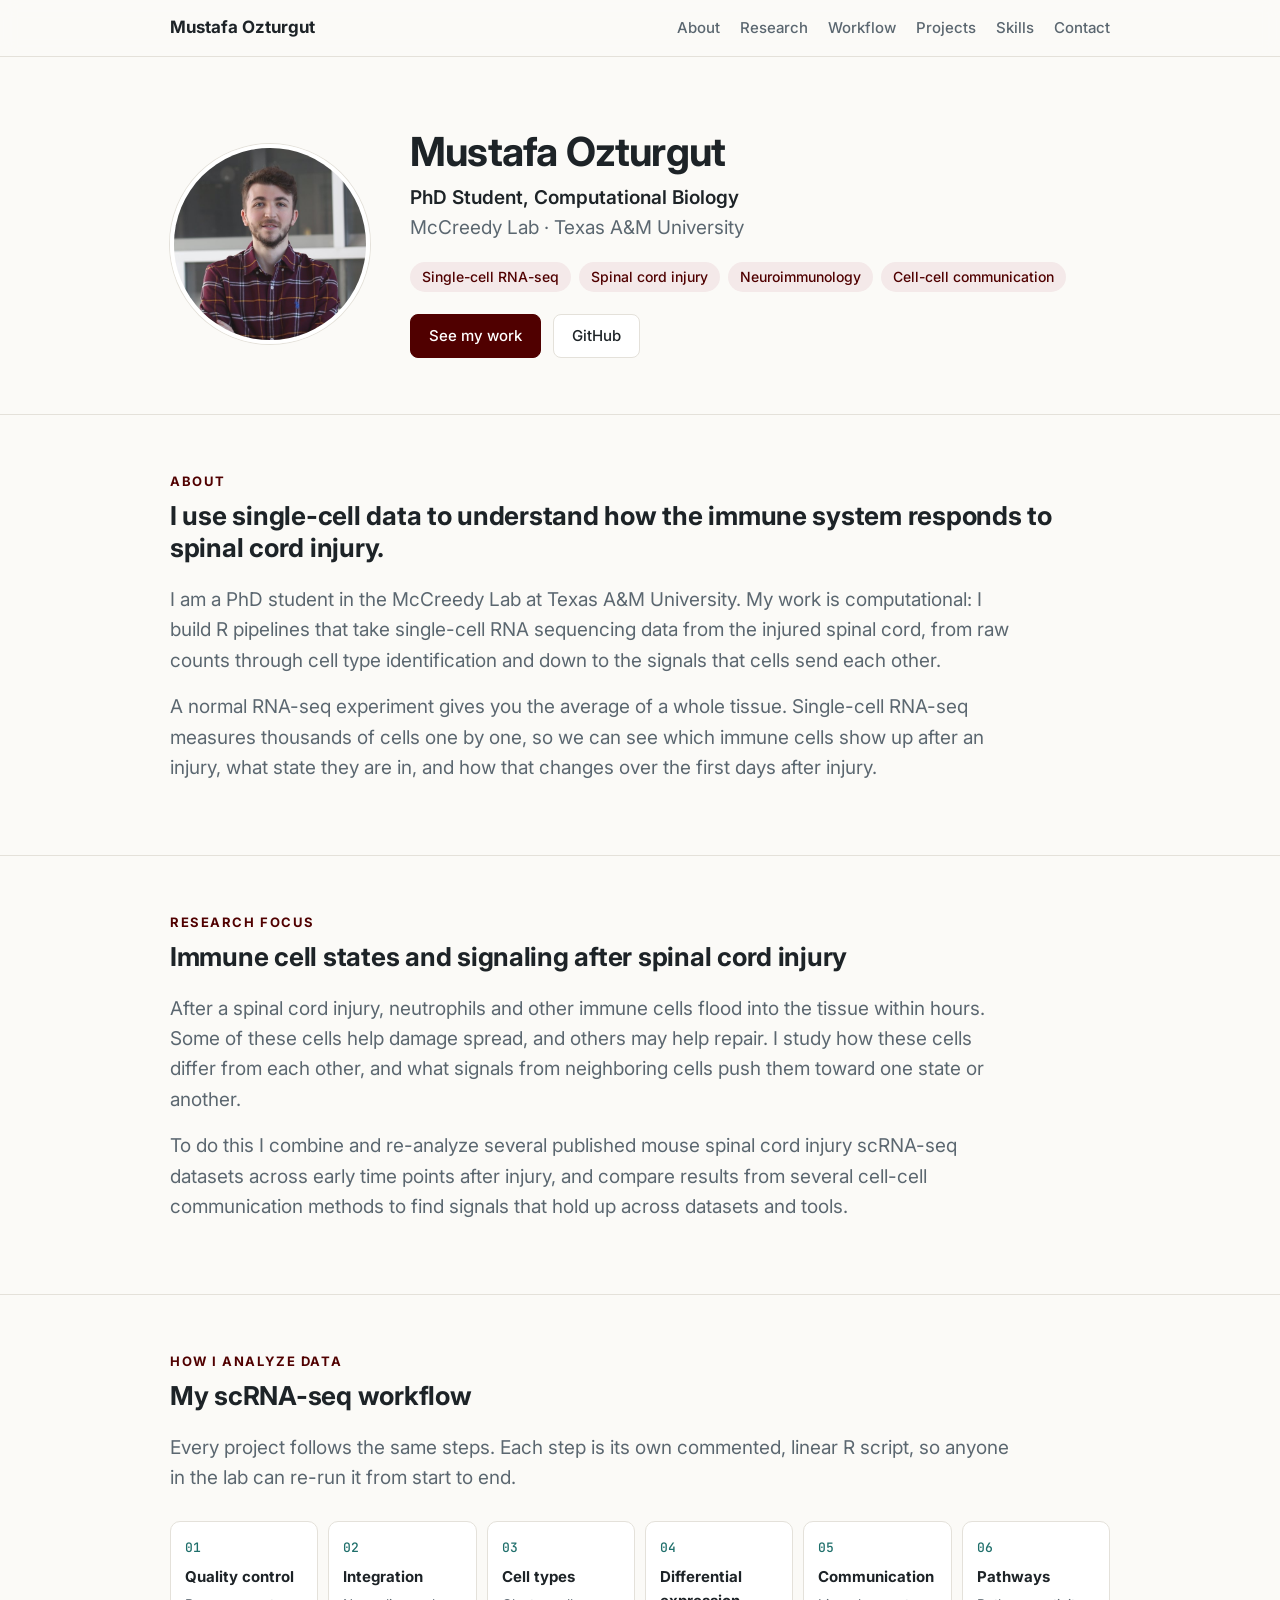
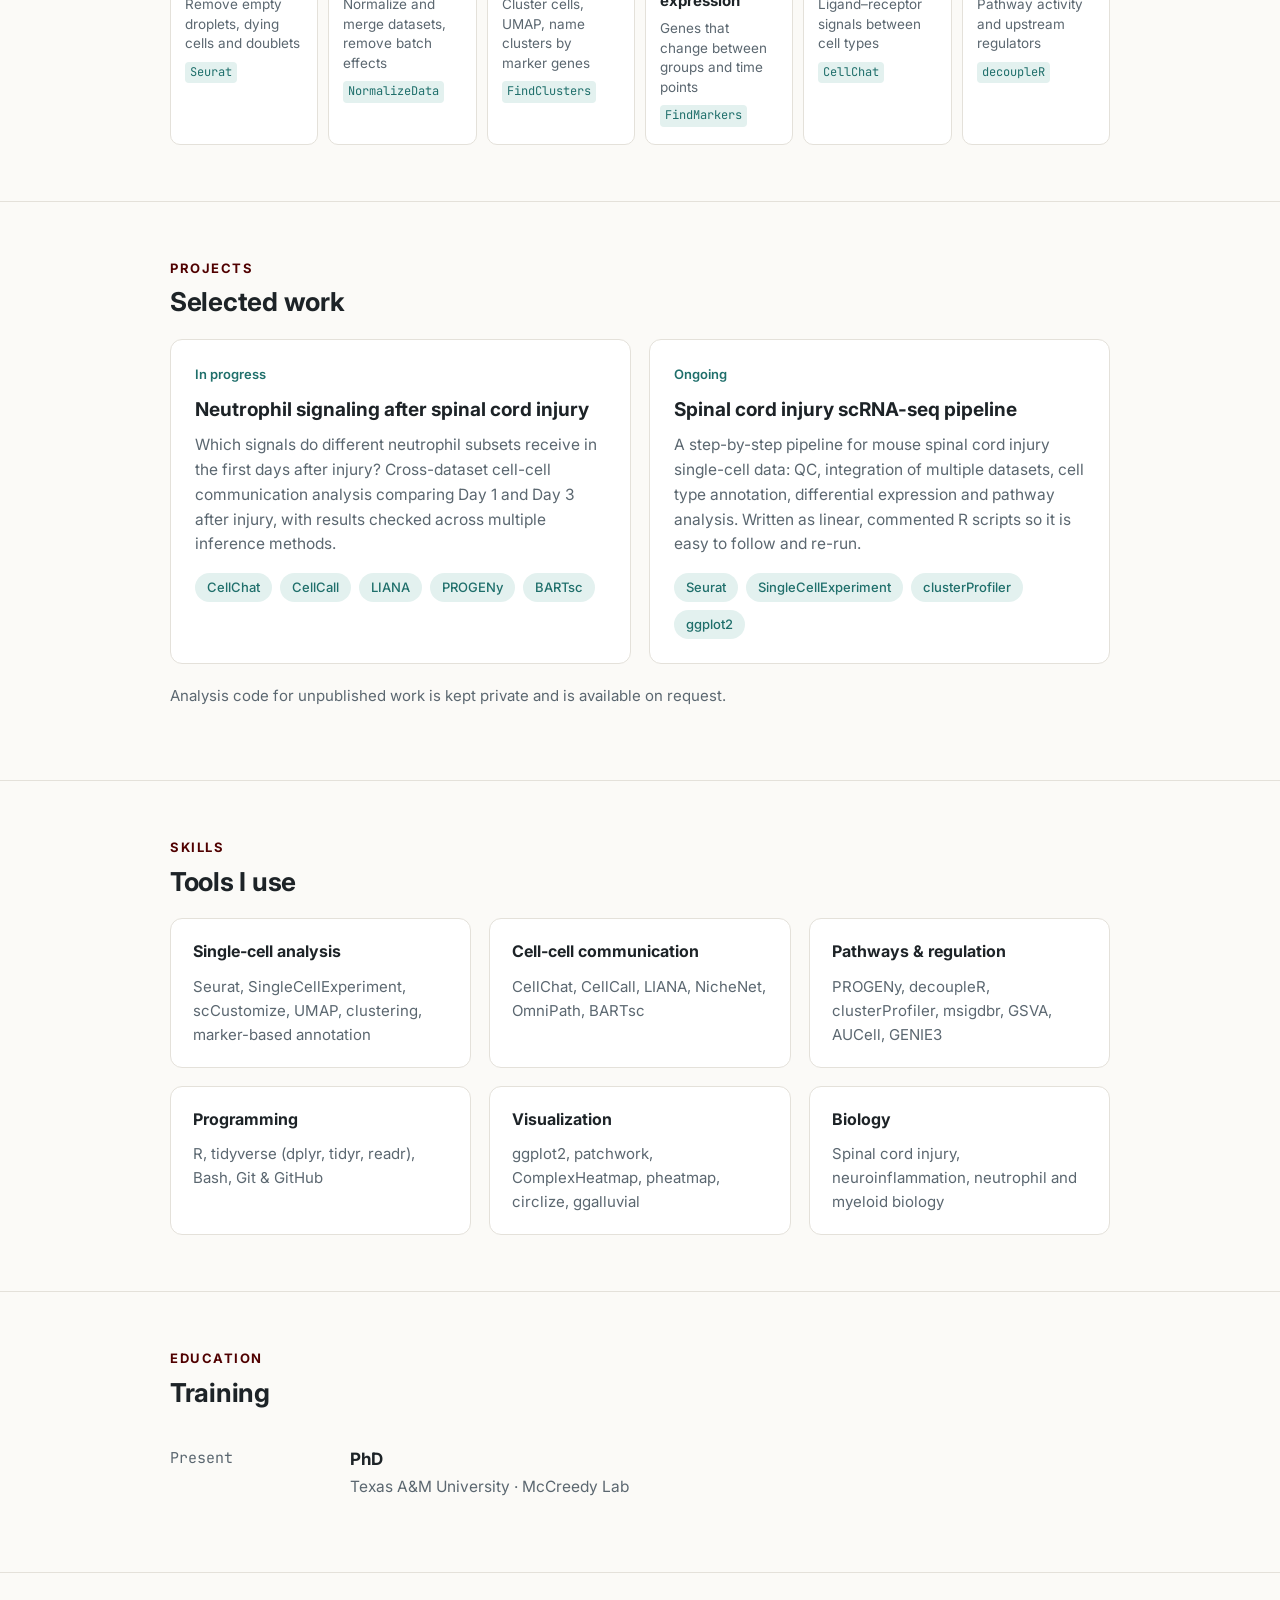
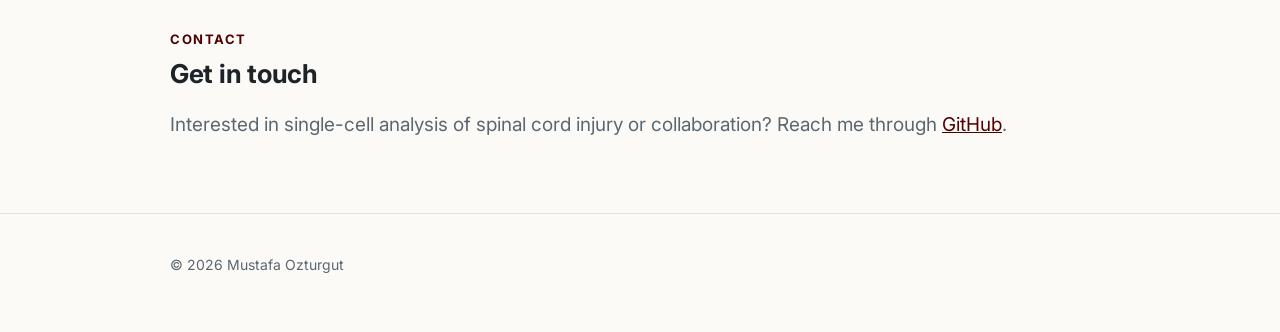
<file: index.html>
<!DOCTYPE html>
<html lang="en">
<head>
  <meta charset="utf-8">
  <meta name="viewport" content="width=device-width, initial-scale=1">
  <title>Mustafa Ozturgut</title>
  <meta name="description" content="Mustafa Ozturgut - PhD student in computational biology. Single-cell RNA-seq analysis of the immune response after spinal cord injury, McCreedy Lab, Texas A&M University.">
  <link rel="icon" href="assets/profile.jpg">
  <link rel="preconnect" href="https://fonts.googleapis.com">
  <link rel="preconnect" href="https://fonts.gstatic.com" crossorigin>
  <link href="https://fonts.googleapis.com/css2?family=Inter:wght@400;500;600;700&family=JetBrains+Mono:wght@400;500&display=swap" rel="stylesheet">
  <style>
    :root {
      --bg: #fbfaf7;
      --surface: #ffffff;
      --text: #1d2327;
      --muted: #5b6770;
      --line: #e4e1da;
      --accent: #500000;      /* Texas A&M maroon */
      --accent-soft: #f4e9e9;
      --teal: #1f6f6b;
      --teal-soft: #e3f1ef;
      --maxw: 980px;
    }
    @media (prefers-color-scheme: dark) {
      :root {
        --bg: #14171a;
        --surface: #1b1f23;
        --text: #e8eaec;
        --muted: #a1abb3;
        --line: #2c3238;
        --accent: #d98c8c;
        --accent-soft: #2e1f21;
        --teal: #6cc3bb;
        --teal-soft: #1a2c2b;
      }
    }
    * { box-sizing: border-box; }
    html { scroll-behavior: smooth; }
    body {
      margin: 0;
      background: var(--bg);
      color: var(--text);
      font-family: "Inter", system-ui, -apple-system, "Segoe UI", sans-serif;
      font-size: 17px;
      line-height: 1.6;
    }
    a { color: var(--accent); }
    .wrap { max-width: var(--maxw); margin: 0 auto; padding: 0 20px; }

    /* ---- top nav ---- */
    nav {
      position: sticky; top: 0; z-index: 10;
      background: color-mix(in srgb, var(--bg) 88%, transparent);
      backdrop-filter: blur(8px);
      border-bottom: 1px solid var(--line);
    }
    nav .wrap { display: flex; align-items: center; justify-content: space-between; height: 56px; gap: 16px; }
    nav .name { font-weight: 700; text-decoration: none; color: var(--text); white-space: nowrap; }
    nav ul { list-style: none; display: flex; gap: 20px; margin: 0; padding: 0; overflow-x: auto; }
    nav ul a { text-decoration: none; color: var(--muted); font-size: 15px; font-weight: 500; }
    nav ul a:hover { color: var(--accent); }

    /* ---- hero ---- */
    .hero { padding: 72px 0 56px; }
    .hero .wrap { display: grid; grid-template-columns: 200px 1fr; gap: 40px; align-items: center; }
    .hero img { width: 200px; height: 200px; border-radius: 50%; object-fit: cover; border: 4px solid var(--surface); box-shadow: 0 0 0 1px var(--line); }
    .hero h1 { font-size: 40px; line-height: 1.15; margin: 0 0 8px; letter-spacing: -0.02em; }
    .hero .role { font-size: 19px; color: var(--muted); margin: 0 0 18px; }
    .hero .role strong { color: var(--text); font-weight: 600; }
    .tags { display: flex; flex-wrap: wrap; gap: 8px; margin: 0; padding: 0; list-style: none; }
    .tags li { font-size: 14px; padding: 4px 12px; border-radius: 999px; background: var(--accent-soft); color: var(--accent); font-weight: 500; }
    .links { display: flex; flex-wrap: wrap; gap: 12px; margin-top: 22px; }
    .btn { display: inline-block; padding: 9px 18px; border-radius: 8px; border: 1px solid var(--line); background: var(--surface); color: var(--text); text-decoration: none; font-weight: 500; font-size: 15px; }
    .btn.primary { background: var(--accent); border-color: var(--accent); color: #fff; }
    @media (prefers-color-scheme: dark) { .btn.primary { color: #14171a; } }

    /* ---- sections ---- */
    section { padding: 56px 0; border-top: 1px solid var(--line); }
    h2 { font-size: 13px; letter-spacing: 0.12em; text-transform: uppercase; color: var(--accent); margin: 0 0 8px; }
    h3 { font-size: 26px; line-height: 1.25; margin: 0 0 20px; letter-spacing: -0.01em; }
    p { margin: 0 0 16px; }
    .lead { font-size: 19px; color: var(--muted); max-width: 70ch; }

    /* ---- pipeline ---- */
    .pipeline { display: grid; grid-template-columns: repeat(6, 1fr); gap: 10px; margin-top: 28px; counter-reset: step; }
    .step { position: relative; background: var(--surface); border: 1px solid var(--line); border-radius: 10px; padding: 16px 14px; }
    .step::before { counter-increment: step; content: "0" counter(step); display: block; font-family: "JetBrains Mono", monospace; font-size: 13px; color: var(--teal); font-weight: 500; margin-bottom: 6px; }
    .step b { display: block; font-size: 15px; margin-bottom: 6px; }
    .step span { display: block; font-size: 13.5px; color: var(--muted); line-height: 1.45; }
    .step code { font-family: "JetBrains Mono", monospace; font-size: 12px; color: var(--teal); background: var(--teal-soft); padding: 1px 5px; border-radius: 4px; display: inline-block; margin-top: 8px; }

    /* ---- project cards ---- */
    .cards { display: grid; grid-template-columns: 1fr 1fr; gap: 18px; }
    .card { background: var(--surface); border: 1px solid var(--line); border-radius: 12px; padding: 24px; }
    .card h4 { margin: 0 0 8px; font-size: 19px; }
    .card p { color: var(--muted); font-size: 15.5px; }
    .card .status { font-size: 13px; font-weight: 600; color: var(--teal); margin-bottom: 10px; display: block; }
    .card ul.tags li { background: var(--teal-soft); color: var(--teal); font-size: 13px; }

    /* ---- skills ---- */
    .skills { display: grid; grid-template-columns: repeat(3, 1fr); gap: 18px; }
    .skills div { background: var(--surface); border: 1px solid var(--line); border-radius: 12px; padding: 20px 22px; }
    .skills h4 { margin: 0 0 10px; font-size: 16px; }
    .skills p { font-size: 15px; color: var(--muted); margin: 0; }

    /* ---- timeline ---- */
    .timeline { list-style: none; margin: 0; padding: 0; }
    .timeline li { display: grid; grid-template-columns: 160px 1fr; gap: 20px; padding: 16px 0; border-bottom: 1px solid var(--line); }
    .timeline li:last-child { border-bottom: 0; }
    .timeline .when { color: var(--muted); font-size: 15px; font-family: "JetBrains Mono", monospace; }
    .timeline b { display: block; }
    .timeline span { color: var(--muted); font-size: 15.5px; }

    footer { padding: 40px 0 56px; border-top: 1px solid var(--line); color: var(--muted); font-size: 14px; }

    /* ---- phone layout ---- */
    @media (max-width: 820px) {
      .pipeline { grid-template-columns: repeat(2, 1fr); }
      .cards, .skills { grid-template-columns: 1fr; }
    }
    @media (max-width: 640px) {
      body { font-size: 16px; }
      nav ul { gap: 14px; }
      nav .name { display: none; }
      .hero { padding: 40px 0 36px; }
      .hero .wrap { grid-template-columns: 1fr; gap: 20px; text-align: left; }
      .hero img { width: 128px; height: 128px; }
      .hero h1 { font-size: 32px; }
      .timeline li { grid-template-columns: 1fr; gap: 2px; }
      .wrap { padding: 0 16px; }
    }
  </style>
</head>
<body>

  <nav>
    <div class="wrap">
      <a class="name" href="#top">Mustafa Ozturgut</a>
      <ul>
        <li><a href="#about">About</a></li>
        <li><a href="#research">Research</a></li>
        <li><a href="#workflow">Workflow</a></li>
        <li><a href="#projects">Projects</a></li>
        <li><a href="#skills">Skills</a></li>
        <li><a href="#contact">Contact</a></li>
      </ul>
    </div>
  </nav>

  <header class="hero" id="top">
    <div class="wrap">
      <img src="assets/profile.jpg" alt="Photo of Mustafa Ozturgut">
      <div>
        <h1>Mustafa Ozturgut</h1>
        <p class="role"><strong>PhD Student, Computational Biology</strong><br>
          McCreedy Lab &middot; Texas A&amp;M University</p>
        <ul class="tags">
          <li>Single-cell RNA-seq</li>
          <li>Spinal cord injury</li>
          <li>Neuroimmunology</li>
          <li>Cell-cell communication</li>
        </ul>
        <div class="links">
          <a class="btn primary" href="#projects">See my work</a>
          <a class="btn" href="https://github.com/mozturgut">GitHub</a>
          <!-- To add: LinkedIn / Google Scholar / ORCID / CV buttons, e.g.
          <a class="btn" href="https://www.linkedin.com/in/YOUR-NAME">LinkedIn</a>
          <a class="btn" href="assets/Ozturgut_CV.pdf">CV</a> -->
        </div>
      </div>
    </div>
  </header>

  <main>

    <section id="about">
      <div class="wrap">
        <h2>About</h2>
        <h3>I use single-cell data to understand how the immune system responds to spinal cord injury.</h3>
        <p class="lead">I am a PhD student in the McCreedy Lab at Texas A&amp;M University.
          My work is computational: I build R pipelines that take single-cell RNA sequencing data
          from the injured spinal cord, from raw counts through cell type identification and
          down to the signals that cells send each other.</p>
        <p class="lead">A normal RNA-seq experiment gives you the average of a whole tissue.
          Single-cell RNA-seq measures thousands of cells one by one, so we can see which immune
          cells show up after an injury, what state they are in, and how that changes over the
          first days after injury.</p>
      </div>
    </section>

    <section id="research">
      <div class="wrap">
        <h2>Research focus</h2>
        <h3>Immune cell states and signaling after spinal cord injury</h3>
        <p class="lead">After a spinal cord injury, neutrophils and other immune cells flood into
          the tissue within hours. Some of these cells help damage spread, and others may help
          repair. I study how these cells differ from each other, and what signals from
          neighboring cells push them toward one state or another.</p>
        <p class="lead">To do this I combine and re-analyze several published mouse
          spinal cord injury scRNA-seq datasets across early time points after injury, and
          compare results from several cell-cell communication methods to find signals that
          hold up across datasets and tools.</p>
      </div>
    </section>

    <section id="workflow">
      <div class="wrap">
        <h2>How I analyze data</h2>
        <h3>My scRNA-seq workflow</h3>
        <p class="lead">Every project follows the same steps. Each step is its own
          commented, linear R script, so anyone in the lab can re-run it from start to end.</p>
        <div class="pipeline">
          <div class="step"><b>Quality control</b><span>Remove empty droplets, dying cells and doublets</span><code>Seurat</code></div>
          <div class="step"><b>Integration</b><span>Normalize and merge datasets, remove batch effects</span><code>NormalizeData</code></div>
          <div class="step"><b>Cell types</b><span>Cluster cells, UMAP, name clusters by marker genes</span><code>FindClusters</code></div>
          <div class="step"><b>Differential expression</b><span>Genes that change between groups and time points</span><code>FindMarkers</code></div>
          <div class="step"><b>Communication</b><span>Ligand&ndash;receptor signals between cell types</span><code>CellChat</code></div>
          <div class="step"><b>Pathways</b><span>Pathway activity and upstream regulators</span><code>decoupleR</code></div>
        </div>
      </div>
    </section>

    <section id="projects">
      <div class="wrap">
        <h2>Projects</h2>
        <h3>Selected work</h3>
        <div class="cards">
          <div class="card">
            <span class="status">In progress</span>
            <h4>Neutrophil signaling after spinal cord injury</h4>
            <p>Which signals do different neutrophil subsets receive in the first days after injury?
              Cross-dataset cell-cell communication analysis comparing Day 1 and Day 3 after injury,
              with results checked across multiple inference methods.</p>
            <ul class="tags"><li>CellChat</li><li>CellCall</li><li>LIANA</li><li>PROGENy</li><li>BARTsc</li></ul>
          </div>
          <div class="card">
            <span class="status">Ongoing</span>
            <h4>Spinal cord injury scRNA-seq pipeline</h4>
            <p>A step-by-step pipeline for mouse spinal cord injury single-cell data: QC, integration of
              multiple datasets, cell type annotation, differential expression and pathway analysis.
              Written as linear, commented R scripts so it is easy to follow and re-run.</p>
            <ul class="tags"><li>Seurat</li><li>SingleCellExperiment</li><li>clusterProfiler</li><li>ggplot2</li></ul>
          </div>
        </div>
        <p style="margin-top:20px;color:var(--muted);font-size:15px">Analysis code for unpublished work is kept private and is available on request.</p>
      </div>
    </section>

    <section id="skills">
      <div class="wrap">
        <h2>Skills</h2>
        <h3>Tools I use</h3>
        <div class="skills">
          <div>
            <h4>Single-cell analysis</h4>
            <p>Seurat, SingleCellExperiment, scCustomize, UMAP, clustering, marker-based annotation</p>
          </div>
          <div>
            <h4>Cell-cell communication</h4>
            <p>CellChat, CellCall, LIANA, NicheNet, OmniPath, BARTsc</p>
          </div>
          <div>
            <h4>Pathways &amp; regulation</h4>
            <p>PROGENy, decoupleR, clusterProfiler, msigdbr, GSVA, AUCell, GENIE3</p>
          </div>
          <div>
            <h4>Programming</h4>
            <p>R, tidyverse (dplyr, tidyr, readr), Bash, Git &amp; GitHub</p>
          </div>
          <div>
            <h4>Visualization</h4>
            <p>ggplot2, patchwork, ComplexHeatmap, pheatmap, circlize, ggalluvial</p>
          </div>
          <div>
            <h4>Biology</h4>
            <p>Spinal cord injury, neuroinflammation, neutrophil and myeloid biology</p>
          </div>
        </div>
      </div>
    </section>

    <section id="education">
      <div class="wrap">
        <h2>Education</h2>
        <h3>Training</h3>
        <ul class="timeline">
          <li>
            <div class="when">Present</div>
            <div><b>PhD</b><span>Texas A&amp;M University &middot; McCreedy Lab</span></div>
          </li>
          <!-- To add earlier degrees, copy this block:
          <li>
            <div class="when">2019 &ndash; 2023</div>
            <div><b>B.S. in ...</b><span>University name</span></div>
          </li> -->
        </ul>
      </div>
    </section>

    <section id="contact">
      <div class="wrap">
        <h2>Contact</h2>
        <h3>Get in touch</h3>
        <p class="lead">Interested in single-cell analysis of spinal cord injury or collaboration?
          Reach me through <a href="https://github.com/mozturgut">GitHub</a>.</p>
        <!-- To add email: <p class="lead">Email: <a href="mailto:YOU@tamu.edu">YOU@tamu.edu</a></p> -->
      </div>
    </section>

  </main>

  <footer>
    <div class="wrap">&copy; 2026 Mustafa Ozturgut</div>
  </footer>

</body>
</html>
</file>
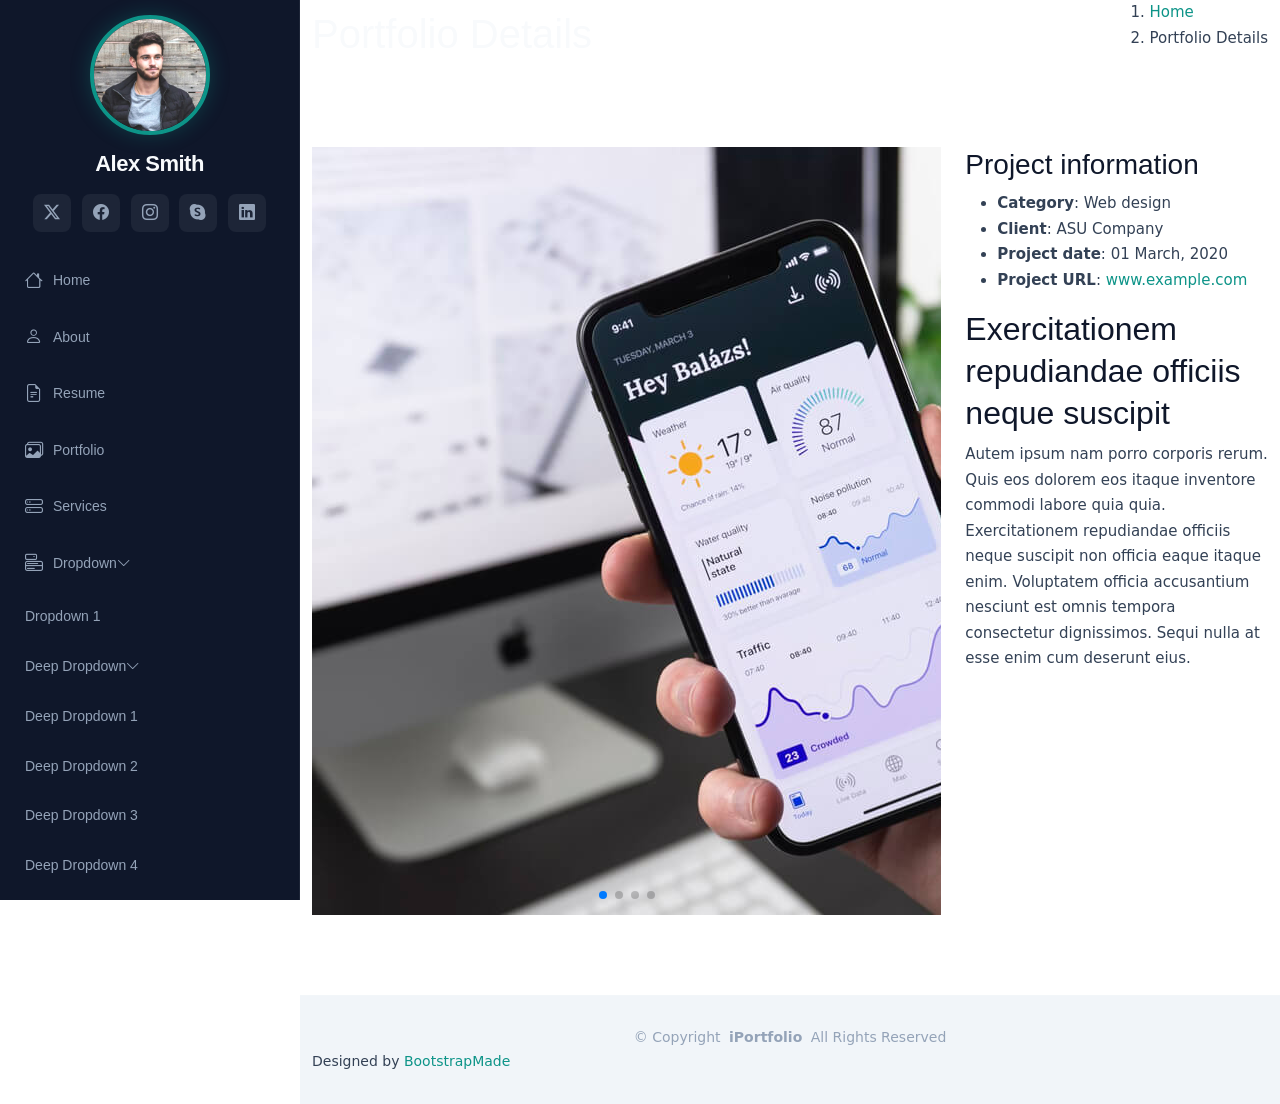
<file: portfolio-details.html>
<!DOCTYPE html>
<html lang="en">

<head>
  <meta charset="utf-8">
  <meta content="width=device-width, initial-scale=1.0" name="viewport">
  <title>Portfolio Details - iPortfolio Bootstrap Template</title>
  <meta content="" name="description">
  <meta content="" name="keywords">

  <!-- Favicons -->
  <link href="assets/img/favicon.png" rel="icon">
  <link href="assets/img/apple-touch-icon.png" rel="apple-touch-icon">

  <!-- Fonts -->
  <link href="https://fonts.googleapis.com" rel="preconnect">
  <link href="https://fonts.gstatic.com" rel="preconnect" crossorigin>
  <link href="https://fonts.googleapis.com/css2?family=Roboto:ital,wght@0,100;0,300;0,400;0,500;0,700;0,900;1,100;1,300;1,400;1,500;1,700;1,900&family=Poppins:ital,wght@0,100;0,200;0,300;0,400;0,500;0,600;0,700;0,800;0,900;1,100;1,200;1,300;1,400;1,500;1,600;1,700;1,800;1,900&family=Raleway:ital,wght@0,100;0,200;0,300;0,400;0,500;0,600;0,700;0,800;0,900;1,100;1,200;1,300;1,400;1,500;1,600;1,700;1,800;1,900&display=swap" rel="stylesheet">

  <!-- Vendor CSS Files -->
  <link href="assets/vendor/bootstrap/css/bootstrap.min.css" rel="stylesheet">
  <link href="assets/vendor/bootstrap-icons/bootstrap-icons.css" rel="stylesheet">
  <link href="assets/vendor/aos/aos.css" rel="stylesheet">
  <link href="assets/vendor/glightbox/css/glightbox.min.css" rel="stylesheet">
  <link href="assets/vendor/swiper/swiper-bundle.min.css" rel="stylesheet">

  <!-- Main CSS File -->
  <link href="assets/css/main.css" rel="stylesheet">

  <!-- =======================================================
  * Template Name: iPortfolio
  * Template URL: https://bootstrapmade.com/iportfolio-bootstrap-portfolio-websites-template/
  * Updated: Jun 29 2024 with Bootstrap v5.3.3
  * Author: BootstrapMade.com
  * License: https://bootstrapmade.com/license/
  ======================================================== -->
</head>

<body class="portfolio-details-page">

  <header id="header" class="header dark-background d-flex flex-column">
    <i class="header-toggle d-xl-none bi bi-list"></i>

    <div class="profile-img">
      <img src="assets/img/my-profile-img.jpg" alt="" class="img-fluid rounded-circle">
    </div>

    <a href="index.html" class="logo d-flex align-items-center justify-content-center">
      <!-- Uncomment the line below if you also wish to use an image logo -->
      <!-- <img src="assets/img/logo.png" alt=""> -->
      <h1 class="sitename">Alex Smith</h1>
    </a>

    <div class="social-links text-center">
      <a href="#" class="twitter"><i class="bi bi-twitter-x"></i></a>
      <a href="#" class="facebook"><i class="bi bi-facebook"></i></a>
      <a href="#" class="instagram"><i class="bi bi-instagram"></i></a>
      <a href="#" class="google-plus"><i class="bi bi-skype"></i></a>
      <a href="#" class="linkedin"><i class="bi bi-linkedin"></i></a>
    </div>

    <nav id="navmenu" class="navmenu">
      <ul>
        <li><a href="#hero"><i class="bi bi-house navicon"></i>Home</a></li>
        <li><a href="#about"><i class="bi bi-person navicon"></i> About</a></li>
        <li><a href="#resume"><i class="bi bi-file-earmark-text navicon"></i> Resume</a></li>
        <li><a href="#portfolio"><i class="bi bi-images navicon"></i> Portfolio</a></li>
        <li><a href="#services"><i class="bi bi-hdd-stack navicon"></i> Services</a></li>
        <li class="dropdown"><a href="#"><i class="bi bi-menu-button navicon"></i> <span>Dropdown</span> <i class="bi bi-chevron-down toggle-dropdown"></i></a>
          <ul>
            <li><a href="#">Dropdown 1</a></li>
            <li class="dropdown"><a href="#"><span>Deep Dropdown</span> <i class="bi bi-chevron-down toggle-dropdown"></i></a>
              <ul>
                <li><a href="#">Deep Dropdown 1</a></li>
                <li><a href="#">Deep Dropdown 2</a></li>
                <li><a href="#">Deep Dropdown 3</a></li>
                <li><a href="#">Deep Dropdown 4</a></li>
                <li><a href="#">Deep Dropdown 5</a></li>
              </ul>
            </li>
            <li><a href="#">Dropdown 2</a></li>
            <li><a href="#">Dropdown 3</a></li>
            <li><a href="#">Dropdown 4</a></li>
          </ul>
        </li>
        <li><a href="#contact"><i class="bi bi-envelope navicon"></i> Contact</a></li>
      </ul>
    </nav>

  </header>

  <main class="main">

    <!-- Page Title -->
    <div class="page-title dark-background">
      <div class="container d-lg-flex justify-content-between align-items-center">
        <h1 class="mb-2 mb-lg-0">Portfolio Details</h1>
        <nav class="breadcrumbs">
          <ol>
            <li><a href="index.html">Home</a></li>
            <li class="current">Portfolio Details</li>
          </ol>
        </nav>
      </div>
    </div><!-- End Page Title -->

    <!-- Portfolio Details Section -->
    <section id="portfolio-details" class="portfolio-details section">

      <div class="container" data-aos="fade-up" data-aos-delay="100">

        <div class="row gy-4">

          <div class="col-lg-8">
            <div class="portfolio-details-slider swiper init-swiper">

              <script type="application/json" class="swiper-config">
                {
                  "loop": true,
                  "speed": 600,
                  "autoplay": {
                    "delay": 5000
                  },
                  "slidesPerView": "auto",
                  "pagination": {
                    "el": ".swiper-pagination",
                    "type": "bullets",
                    "clickable": true
                  }
                }
              </script>

              <div class="swiper-wrapper align-items-center">

                <div class="swiper-slide">
                  <img src="assets/img/portfolio/app-1.jpg" alt="">
                </div>

                <div class="swiper-slide">
                  <img src="assets/img/portfolio/product-1.jpg" alt="">
                </div>

                <div class="swiper-slide">
                  <img src="assets/img/portfolio/branding-1.jpg" alt="">
                </div>

                <div class="swiper-slide">
                  <img src="assets/img/portfolio/books-1.jpg" alt="">
                </div>

              </div>
              <div class="swiper-pagination"></div>
            </div>
          </div>

          <div class="col-lg-4">
            <div class="portfolio-info" data-aos="fade-up" data-aos-delay="200">
              <h3>Project information</h3>
              <ul>
                <li><strong>Category</strong>: Web design</li>
                <li><strong>Client</strong>: ASU Company</li>
                <li><strong>Project date</strong>: 01 March, 2020</li>
                <li><strong>Project URL</strong>: <a href="#">www.example.com</a></li>
              </ul>
            </div>
            <div class="portfolio-description" data-aos="fade-up" data-aos-delay="300">
              <h2>Exercitationem repudiandae officiis neque suscipit</h2>
              <p>
                Autem ipsum nam porro corporis rerum. Quis eos dolorem eos itaque inventore commodi labore quia quia. Exercitationem repudiandae officiis neque suscipit non officia eaque itaque enim. Voluptatem officia accusantium nesciunt est omnis tempora consectetur dignissimos. Sequi nulla at esse enim cum deserunt eius.
              </p>
            </div>
          </div>

        </div>

      </div>

    </section><!-- /Portfolio Details Section -->

  </main>

  <footer id="footer" class="footer position-relative light-background">

    <div class="container">
      <div class="copyright text-center ">
        <p>© <span>Copyright</span> <strong class="px-1 sitename">iPortfolio</strong> <span>All Rights Reserved</span></p>
      </div>
      <div class="credits">
        <!-- All the links in the footer should remain intact. -->
        <!-- You can delete the links only if you've purchased the pro version. -->
        <!-- Licensing information: https://bootstrapmade.com/license/ -->
        <!-- Purchase the pro version with working PHP/AJAX contact form: [buy-url] -->
        Designed by <a href="https://bootstrapmade.com/">BootstrapMade</a>
      </div>
    </div>

  </footer>

  <!-- Scroll Top -->
  <a href="#" id="scroll-top" class="scroll-top d-flex align-items-center justify-content-center"><i class="bi bi-arrow-up-short"></i></a>

  <!-- Preloader -->
  <div id="preloader"></div>

  <!-- Vendor JS Files -->
  <script src="assets/vendor/bootstrap/js/bootstrap.bundle.min.js"></script>
  <script src="assets/vendor/php-email-form/validate.js"></script>
  <script src="assets/vendor/aos/aos.js"></script>
  <script src="assets/vendor/typed.js/typed.umd.js"></script>
  <script src="assets/vendor/purecounter/purecounter_vanilla.js"></script>
  <script src="assets/vendor/waypoints/noframework.waypoints.js"></script>
  <script src="assets/vendor/glightbox/js/glightbox.min.js"></script>
  <script src="assets/vendor/imagesloaded/imagesloaded.pkgd.min.js"></script>
  <script src="assets/vendor/isotope-layout/isotope.pkgd.min.js"></script>
  <script src="assets/vendor/swiper/swiper-bundle.min.js"></script>

  <!-- Main JS File -->
  <script src="assets/js/main.js"></script>

</body>

</html>
</file>
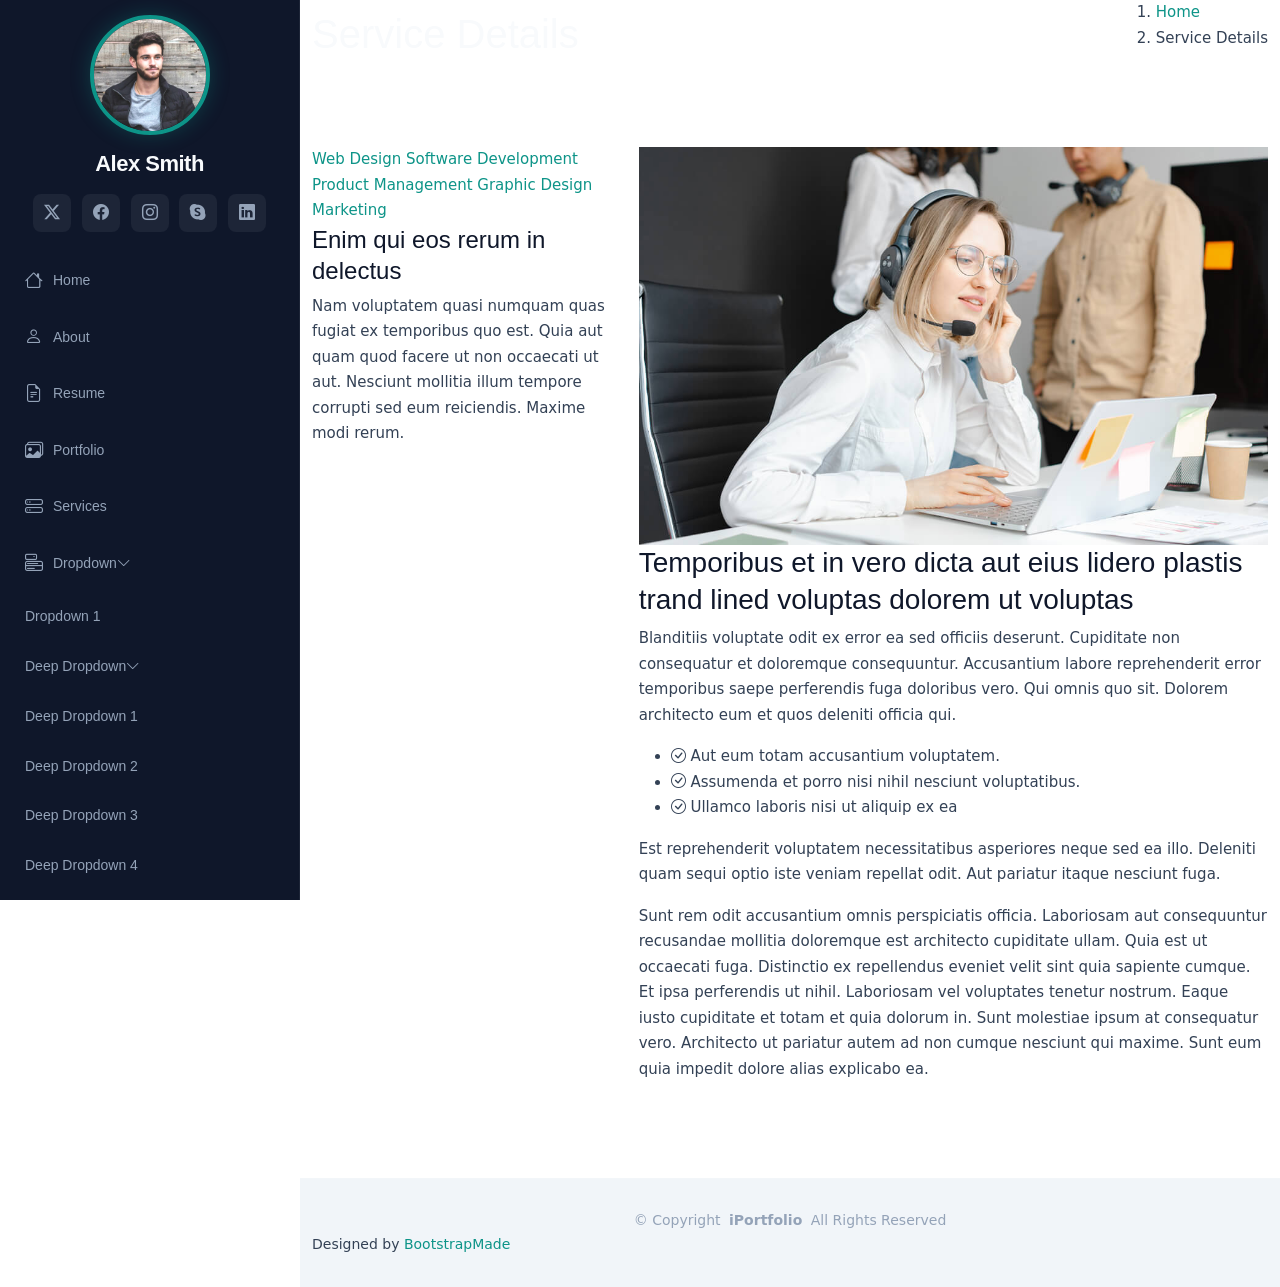
<file: service-details.html>
<!DOCTYPE html>
<html lang="en">

<head>
  <meta charset="utf-8">
  <meta content="width=device-width, initial-scale=1.0" name="viewport">
  <title>Service Details - iPortfolio Bootstrap Template</title>
  <meta content="" name="description">
  <meta content="" name="keywords">

  <!-- Favicons -->
  <link href="assets/img/favicon.png" rel="icon">
  <link href="assets/img/apple-touch-icon.png" rel="apple-touch-icon">

  <!-- Fonts -->
  <link href="https://fonts.googleapis.com" rel="preconnect">
  <link href="https://fonts.gstatic.com" rel="preconnect" crossorigin>
  <link href="https://fonts.googleapis.com/css2?family=Roboto:ital,wght@0,100;0,300;0,400;0,500;0,700;0,900;1,100;1,300;1,400;1,500;1,700;1,900&family=Poppins:ital,wght@0,100;0,200;0,300;0,400;0,500;0,600;0,700;0,800;0,900;1,100;1,200;1,300;1,400;1,500;1,600;1,700;1,800;1,900&family=Raleway:ital,wght@0,100;0,200;0,300;0,400;0,500;0,600;0,700;0,800;0,900;1,100;1,200;1,300;1,400;1,500;1,600;1,700;1,800;1,900&display=swap" rel="stylesheet">

  <!-- Vendor CSS Files -->
  <link href="assets/vendor/bootstrap/css/bootstrap.min.css" rel="stylesheet">
  <link href="assets/vendor/bootstrap-icons/bootstrap-icons.css" rel="stylesheet">
  <link href="assets/vendor/aos/aos.css" rel="stylesheet">
  <link href="assets/vendor/glightbox/css/glightbox.min.css" rel="stylesheet">
  <link href="assets/vendor/swiper/swiper-bundle.min.css" rel="stylesheet">

  <!-- Main CSS File -->
  <link href="assets/css/main.css" rel="stylesheet">

  <!-- =======================================================
  * Template Name: iPortfolio
  * Template URL: https://bootstrapmade.com/iportfolio-bootstrap-portfolio-websites-template/
  * Updated: Jun 29 2024 with Bootstrap v5.3.3
  * Author: BootstrapMade.com
  * License: https://bootstrapmade.com/license/
  ======================================================== -->
</head>

<body class="service-details-page">

  <header id="header" class="header dark-background d-flex flex-column">
    <i class="header-toggle d-xl-none bi bi-list"></i>

    <div class="profile-img">
      <img src="assets/img/my-profile-img.jpg" alt="" class="img-fluid rounded-circle">
    </div>

    <a href="index.html" class="logo d-flex align-items-center justify-content-center">
      <!-- Uncomment the line below if you also wish to use an image logo -->
      <!-- <img src="assets/img/logo.png" alt=""> -->
      <h1 class="sitename">Alex Smith</h1>
    </a>

    <div class="social-links text-center">
      <a href="#" class="twitter"><i class="bi bi-twitter-x"></i></a>
      <a href="#" class="facebook"><i class="bi bi-facebook"></i></a>
      <a href="#" class="instagram"><i class="bi bi-instagram"></i></a>
      <a href="#" class="google-plus"><i class="bi bi-skype"></i></a>
      <a href="#" class="linkedin"><i class="bi bi-linkedin"></i></a>
    </div>

    <nav id="navmenu" class="navmenu">
      <ul>
        <li><a href="#hero"><i class="bi bi-house navicon"></i>Home</a></li>
        <li><a href="#about"><i class="bi bi-person navicon"></i> About</a></li>
        <li><a href="#resume"><i class="bi bi-file-earmark-text navicon"></i> Resume</a></li>
        <li><a href="#portfolio"><i class="bi bi-images navicon"></i> Portfolio</a></li>
        <li><a href="#services"><i class="bi bi-hdd-stack navicon"></i> Services</a></li>
        <li class="dropdown"><a href="#"><i class="bi bi-menu-button navicon"></i> <span>Dropdown</span> <i class="bi bi-chevron-down toggle-dropdown"></i></a>
          <ul>
            <li><a href="#">Dropdown 1</a></li>
            <li class="dropdown"><a href="#"><span>Deep Dropdown</span> <i class="bi bi-chevron-down toggle-dropdown"></i></a>
              <ul>
                <li><a href="#">Deep Dropdown 1</a></li>
                <li><a href="#">Deep Dropdown 2</a></li>
                <li><a href="#">Deep Dropdown 3</a></li>
                <li><a href="#">Deep Dropdown 4</a></li>
                <li><a href="#">Deep Dropdown 5</a></li>
              </ul>
            </li>
            <li><a href="#">Dropdown 2</a></li>
            <li><a href="#">Dropdown 3</a></li>
            <li><a href="#">Dropdown 4</a></li>
          </ul>
        </li>
        <li><a href="#contact"><i class="bi bi-envelope navicon"></i> Contact</a></li>
      </ul>
    </nav>

  </header>

  <main class="main">

    <!-- Page Title -->
    <div class="page-title dark-background">
      <div class="container d-lg-flex justify-content-between align-items-center">
        <h1 class="mb-2 mb-lg-0">Service Details</h1>
        <nav class="breadcrumbs">
          <ol>
            <li><a href="index.html">Home</a></li>
            <li class="current">Service Details</li>
          </ol>
        </nav>
      </div>
    </div><!-- End Page Title -->

    <!-- Service Details Section -->
    <section id="service-details" class="service-details section">

      <div class="container">

        <div class="row gy-4">

          <div class="col-lg-4" data-aos="fade-up" data-aos-delay="100">
            <div class="services-list">
              <a href="#" class="active">Web Design</a>
              <a href="#">Software Development</a>
              <a href="#">Product Management</a>
              <a href="#">Graphic Design</a>
              <a href="#">Marketing</a>
            </div>

            <h4>Enim qui eos rerum in delectus</h4>
            <p>Nam voluptatem quasi numquam quas fugiat ex temporibus quo est. Quia aut quam quod facere ut non occaecati ut aut. Nesciunt mollitia illum tempore corrupti sed eum reiciendis. Maxime modi rerum.</p>
          </div>

          <div class="col-lg-8" data-aos="fade-up" data-aos-delay="200">
            <img src="assets/img/services.jpg" alt="" class="img-fluid services-img">
            <h3>Temporibus et in vero dicta aut eius lidero plastis trand lined voluptas dolorem ut voluptas</h3>
            <p>
              Blanditiis voluptate odit ex error ea sed officiis deserunt. Cupiditate non consequatur et doloremque consequuntur. Accusantium labore reprehenderit error temporibus saepe perferendis fuga doloribus vero. Qui omnis quo sit. Dolorem architecto eum et quos deleniti officia qui.
            </p>
            <ul>
              <li><i class="bi bi-check-circle"></i> <span>Aut eum totam accusantium voluptatem.</span></li>
              <li><i class="bi bi-check-circle"></i> <span>Assumenda et porro nisi nihil nesciunt voluptatibus.</span></li>
              <li><i class="bi bi-check-circle"></i> <span>Ullamco laboris nisi ut aliquip ex ea</span></li>
            </ul>
            <p>
              Est reprehenderit voluptatem necessitatibus asperiores neque sed ea illo. Deleniti quam sequi optio iste veniam repellat odit. Aut pariatur itaque nesciunt fuga.
            </p>
            <p>
              Sunt rem odit accusantium omnis perspiciatis officia. Laboriosam aut consequuntur recusandae mollitia doloremque est architecto cupiditate ullam. Quia est ut occaecati fuga. Distinctio ex repellendus eveniet velit sint quia sapiente cumque. Et ipsa perferendis ut nihil. Laboriosam vel voluptates tenetur nostrum. Eaque iusto cupiditate et totam et quia dolorum in. Sunt molestiae ipsum at consequatur vero. Architecto ut pariatur autem ad non cumque nesciunt qui maxime. Sunt eum quia impedit dolore alias explicabo ea.
            </p>
          </div>

        </div>

      </div>

    </section><!-- /Service Details Section -->

  </main>

  <footer id="footer" class="footer position-relative light-background">

    <div class="container">
      <div class="copyright text-center ">
        <p>© <span>Copyright</span> <strong class="px-1 sitename">iPortfolio</strong> <span>All Rights Reserved</span></p>
      </div>
      <div class="credits">
        <!-- All the links in the footer should remain intact. -->
        <!-- You can delete the links only if you've purchased the pro version. -->
        <!-- Licensing information: https://bootstrapmade.com/license/ -->
        <!-- Purchase the pro version with working PHP/AJAX contact form: [buy-url] -->
        Designed by <a href="https://bootstrapmade.com/">BootstrapMade</a>
      </div>
    </div>

  </footer>

  <!-- Scroll Top -->
  <a href="#" id="scroll-top" class="scroll-top d-flex align-items-center justify-content-center"><i class="bi bi-arrow-up-short"></i></a>

  <!-- Preloader -->
  <div id="preloader"></div>

  <!-- Vendor JS Files -->
  <script src="assets/vendor/bootstrap/js/bootstrap.bundle.min.js"></script>
  <script src="assets/vendor/php-email-form/validate.js"></script>
  <script src="assets/vendor/aos/aos.js"></script>
  <script src="assets/vendor/typed.js/typed.umd.js"></script>
  <script src="assets/vendor/purecounter/purecounter_vanilla.js"></script>
  <script src="assets/vendor/waypoints/noframework.waypoints.js"></script>
  <script src="assets/vendor/glightbox/js/glightbox.min.js"></script>
  <script src="assets/vendor/imagesloaded/imagesloaded.pkgd.min.js"></script>
  <script src="assets/vendor/isotope-layout/isotope.pkgd.min.js"></script>
  <script src="assets/vendor/swiper/swiper-bundle.min.js"></script>

  <!-- Main JS File -->
  <script src="assets/js/main.js"></script>

</body>

</html>
</file>
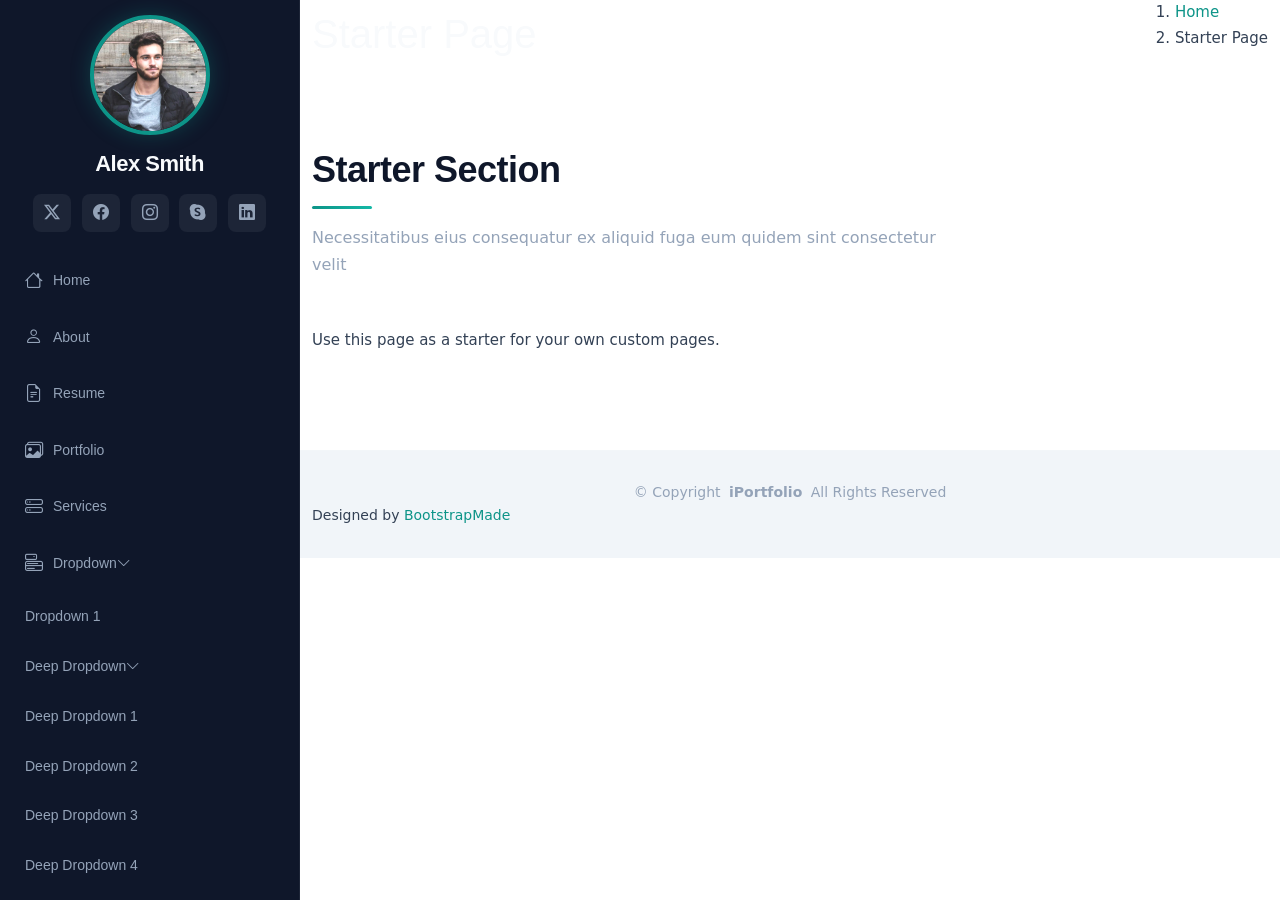
<file: starter-page.html>
<!DOCTYPE html>
<html lang="en">

<head>
  <meta charset="utf-8">
  <meta content="width=device-width, initial-scale=1.0" name="viewport">
  <title>Starter Page - iPortfolio Bootstrap Template</title>
  <meta content="" name="description">
  <meta content="" name="keywords">

  <!-- Favicons -->
  <link href="assets/img/favicon.png" rel="icon">
  <link href="assets/img/apple-touch-icon.png" rel="apple-touch-icon">

  <!-- Fonts -->
  <link href="https://fonts.googleapis.com" rel="preconnect">
  <link href="https://fonts.gstatic.com" rel="preconnect" crossorigin>
  <link href="https://fonts.googleapis.com/css2?family=Roboto:ital,wght@0,100;0,300;0,400;0,500;0,700;0,900;1,100;1,300;1,400;1,500;1,700;1,900&family=Poppins:ital,wght@0,100;0,200;0,300;0,400;0,500;0,600;0,700;0,800;0,900;1,100;1,200;1,300;1,400;1,500;1,600;1,700;1,800;1,900&family=Raleway:ital,wght@0,100;0,200;0,300;0,400;0,500;0,600;0,700;0,800;0,900;1,100;1,200;1,300;1,400;1,500;1,600;1,700;1,800;1,900&display=swap" rel="stylesheet">

  <!-- Vendor CSS Files -->
  <link href="assets/vendor/bootstrap/css/bootstrap.min.css" rel="stylesheet">
  <link href="assets/vendor/bootstrap-icons/bootstrap-icons.css" rel="stylesheet">
  <link href="assets/vendor/aos/aos.css" rel="stylesheet">
  <link href="assets/vendor/glightbox/css/glightbox.min.css" rel="stylesheet">
  <link href="assets/vendor/swiper/swiper-bundle.min.css" rel="stylesheet">

  <!-- Main CSS File -->
  <link href="assets/css/main.css" rel="stylesheet">

  <!-- =======================================================
  * Template Name: iPortfolio
  * Template URL: https://bootstrapmade.com/iportfolio-bootstrap-portfolio-websites-template/
  * Updated: Jun 29 2024 with Bootstrap v5.3.3
  * Author: BootstrapMade.com
  * License: https://bootstrapmade.com/license/
  ======================================================== -->
</head>

<body class="starter-page-page">

  <header id="header" class="header dark-background d-flex flex-column">
    <i class="header-toggle d-xl-none bi bi-list"></i>

    <div class="profile-img">
      <img src="assets/img/my-profile-img.jpg" alt="" class="img-fluid rounded-circle">
    </div>

    <a href="index.html" class="logo d-flex align-items-center justify-content-center">
      <!-- Uncomment the line below if you also wish to use an image logo -->
      <!-- <img src="assets/img/logo.png" alt=""> -->
      <h1 class="sitename">Alex Smith</h1>
    </a>

    <div class="social-links text-center">
      <a href="#" class="twitter"><i class="bi bi-twitter-x"></i></a>
      <a href="#" class="facebook"><i class="bi bi-facebook"></i></a>
      <a href="#" class="instagram"><i class="bi bi-instagram"></i></a>
      <a href="#" class="google-plus"><i class="bi bi-skype"></i></a>
      <a href="#" class="linkedin"><i class="bi bi-linkedin"></i></a>
    </div>

    <nav id="navmenu" class="navmenu">
      <ul>
        <li><a href="#hero"><i class="bi bi-house navicon"></i>Home</a></li>
        <li><a href="#about"><i class="bi bi-person navicon"></i> About</a></li>
        <li><a href="#resume"><i class="bi bi-file-earmark-text navicon"></i> Resume</a></li>
        <li><a href="#portfolio"><i class="bi bi-images navicon"></i> Portfolio</a></li>
        <li><a href="#services"><i class="bi bi-hdd-stack navicon"></i> Services</a></li>
        <li class="dropdown"><a href="#"><i class="bi bi-menu-button navicon"></i> <span>Dropdown</span> <i class="bi bi-chevron-down toggle-dropdown"></i></a>
          <ul>
            <li><a href="#">Dropdown 1</a></li>
            <li class="dropdown"><a href="#"><span>Deep Dropdown</span> <i class="bi bi-chevron-down toggle-dropdown"></i></a>
              <ul>
                <li><a href="#">Deep Dropdown 1</a></li>
                <li><a href="#">Deep Dropdown 2</a></li>
                <li><a href="#">Deep Dropdown 3</a></li>
                <li><a href="#">Deep Dropdown 4</a></li>
                <li><a href="#">Deep Dropdown 5</a></li>
              </ul>
            </li>
            <li><a href="#">Dropdown 2</a></li>
            <li><a href="#">Dropdown 3</a></li>
            <li><a href="#">Dropdown 4</a></li>
          </ul>
        </li>
        <li><a href="#contact"><i class="bi bi-envelope navicon"></i> Contact</a></li>
      </ul>
    </nav>

  </header>

  <main class="main">

    <!-- Page Title -->
    <div class="page-title dark-background">
      <div class="container d-lg-flex justify-content-between align-items-center">
        <h1 class="mb-2 mb-lg-0">Starter Page</h1>
        <nav class="breadcrumbs">
          <ol>
            <li><a href="index.html">Home</a></li>
            <li class="current">Starter Page</li>
          </ol>
        </nav>
      </div>
    </div><!-- End Page Title -->

    <!-- Starter Section Section -->
    <section id="starter-section" class="starter-section section">

      <!-- Section Title -->
      <div class="container section-title" data-aos="fade-up">
        <h2>Starter Section</h2>
        <p>Necessitatibus eius consequatur ex aliquid fuga eum quidem sint consectetur velit</p>
      </div><!-- End Section Title -->

      <div class="container" data-aos="fade-up">
        <p>Use this page as a starter for your own custom pages.</p>
      </div>

    </section><!-- /Starter Section Section -->

  </main>

  <footer id="footer" class="footer position-relative light-background">

    <div class="container">
      <div class="copyright text-center ">
        <p>© <span>Copyright</span> <strong class="px-1 sitename">iPortfolio</strong> <span>All Rights Reserved</span></p>
      </div>
      <div class="credits">
        <!-- All the links in the footer should remain intact. -->
        <!-- You can delete the links only if you've purchased the pro version. -->
        <!-- Licensing information: https://bootstrapmade.com/license/ -->
        <!-- Purchase the pro version with working PHP/AJAX contact form: [buy-url] -->
        Designed by <a href="https://bootstrapmade.com/">BootstrapMade</a>
      </div>
    </div>

  </footer>

  <!-- Scroll Top -->
  <a href="#" id="scroll-top" class="scroll-top d-flex align-items-center justify-content-center"><i class="bi bi-arrow-up-short"></i></a>

  <!-- Preloader -->
  <div id="preloader"></div>

  <!-- Vendor JS Files -->
  <script src="assets/vendor/bootstrap/js/bootstrap.bundle.min.js"></script>
  <script src="assets/vendor/php-email-form/validate.js"></script>
  <script src="assets/vendor/aos/aos.js"></script>
  <script src="assets/vendor/typed.js/typed.umd.js"></script>
  <script src="assets/vendor/purecounter/purecounter_vanilla.js"></script>
  <script src="assets/vendor/waypoints/noframework.waypoints.js"></script>
  <script src="assets/vendor/glightbox/js/glightbox.min.js"></script>
  <script src="assets/vendor/imagesloaded/imagesloaded.pkgd.min.js"></script>
  <script src="assets/vendor/isotope-layout/isotope.pkgd.min.js"></script>
  <script src="assets/vendor/swiper/swiper-bundle.min.js"></script>

  <!-- Main JS File -->
  <script src="assets/js/main.js"></script>

</body>

</html>
</file>
<file: assets/css/main.css>
/*--------------------------------------------------------------
# Mustafa Ozturgut — Academic Portfolio
# Color Palette: Deep Navy + Teal/Cyan accent
--------------------------------------------------------------*/

/* Fonts */
:root {
  --default-font: "Inter", system-ui, -apple-system, "Segoe UI", Roboto, "Helvetica Neue", Arial, sans-serif;
  --heading-font: "Space Grotesk", sans-serif;
  --nav-font: "Inter", sans-serif;
  --mono-font: "JetBrains Mono", monospace;
}

/* Global Colors */
:root {
  --background-color: #ffffff;
  --default-color: #334155;
  --heading-color: #0f172a;
  --accent-color: #0d9488;
  --accent-light: #14b8a6;
  --accent-glow: rgba(13, 148, 136, 0.15);
  --surface-color: #ffffff;
  --contrast-color: #ffffff;
  --border-color: #e2e8f0;
  --muted-color: #94a3b8;
}

/* Nav Menu Colors */
:root {
  --nav-color: #94a3b8;
  --nav-hover-color: #ffffff;
  --nav-mobile-background-color: #0f172a;
  --nav-dropdown-background-color: #0f172a;
  --nav-dropdown-color: #94a3b8;
  --nav-dropdown-hover-color: #ffffff;
}

.light-background {
  --background-color: #f1f5f9;
  --surface-color: #ffffff;
}

.dark-background {
  --background-color: #0f172a;
  --default-color: #e2e8f0;
  --heading-color: #f8fafc;
  --surface-color: #1e293b;
  --contrast-color: #ffffff;
}

:root {
  scroll-behavior: smooth;
}

/*--------------------------------------------------------------
# General
--------------------------------------------------------------*/
body {
  color: var(--default-color);
  background-color: var(--background-color);
  font-family: var(--default-font);
  line-height: 1.7;
  font-size: 15px;
}

a {
  color: var(--accent-color);
  text-decoration: none;
  transition: 0.3s;
}

a:hover {
  color: var(--accent-light);
}

h1, h2, h3, h4, h5, h6 {
  color: var(--heading-color);
  font-family: var(--heading-font);
  line-height: 1.3;
}

/* Selection color */
::selection {
  background: var(--accent-glow);
  color: var(--heading-color);
}

/*--------------------------------------------------------------
# Particle Canvas (Neural Network Background)
--------------------------------------------------------------*/
#particle-canvas {
  position: fixed;
  top: 0;
  left: 0;
  width: 100%;
  height: 100%;
  z-index: 0;
  pointer-events: none;
  background: #0f172a;
}

/*--------------------------------------------------------------
# PHP Email Form Messages
--------------------------------------------------------------*/
.php-email-form .error-message {
  display: none;
  background: #ef4444;
  color: #ffffff;
  text-align: left;
  padding: 15px;
  margin-bottom: 24px;
  font-weight: 600;
  border-radius: 8px;
}

.php-email-form .sent-message {
  display: none;
  color: #ffffff;
  background: var(--accent-color);
  text-align: center;
  padding: 15px;
  margin-bottom: 24px;
  font-weight: 600;
  border-radius: 8px;
}

.php-email-form .loading {
  display: none;
  background: var(--surface-color);
  text-align: center;
  padding: 15px;
  margin-bottom: 24px;
}

.php-email-form .loading:before {
  content: "";
  display: inline-block;
  border-radius: 50%;
  width: 24px;
  height: 24px;
  margin: 0 10px -6px 0;
  border: 3px solid var(--accent-color);
  border-top-color: var(--surface-color);
  animation: php-email-form-loading 1s linear infinite;
}

@keyframes php-email-form-loading {
  0% { transform: rotate(0deg); }
  100% { transform: rotate(360deg); }
}

/*--------------------------------------------------------------
# Global Header / Sidebar
--------------------------------------------------------------*/
.header {
  color: var(--default-color);
  background-color: var(--background-color);
  position: fixed;
  top: 0;
  left: 0;
  bottom: 0;
  padding: 0 15px;
  width: 300px;
  transition: all ease-in-out 0.3s;
  overflow-y: auto;
  z-index: 997;
  border-right: 1px solid rgba(255, 255, 255, 0.06);
}

.header .profile-img img {
  margin: 15px auto;
  display: block;
  width: 120px;
  border: 4px solid var(--accent-color);
  box-shadow: 0 0 20px rgba(13, 148, 136, 0.3);
  transition: 0.5s;
}

.header .profile-img img:hover {
  box-shadow: 0 0 35px rgba(13, 148, 136, 0.5);
  transform: scale(1.05);
}

.header .logo {
  line-height: 1;
  margin-bottom: 15px;
}

.header .logo h1 {
  font-size: 22px;
  margin: 0;
  font-weight: 700;
  color: var(--heading-color);
  letter-spacing: -0.5px;
}

.header .social-links {
  margin: 0 0 20px 0;
}

.header .social-links a {
  font-size: 16px;
  display: inline-flex;
  align-items: center;
  justify-content: center;
  background: rgba(255, 255, 255, 0.06);
  color: var(--nav-color);
  margin: 0 3px;
  border-radius: 8px;
  width: 38px;
  height: 38px;
  transition: 0.3s;
}

.header .social-links a:hover {
  color: var(--contrast-color);
  background: var(--accent-color);
  transform: translateY(-2px);
}

@media (min-width: 1200px) {
  .header~main,
  .header~#footer {
    margin-left: 300px;
  }
}

@media (max-width: 1199px) {
  .header {
    left: -100%;
  }
}

.header.header-show {
  left: 0;
}

.header .header-toggle {
  color: var(--contrast-color);
  background-color: var(--accent-color);
  font-size: 22px;
  display: flex;
  align-items: center;
  justify-content: center;
  width: 40px;
  height: 40px;
  border-radius: 10px;
  cursor: pointer;
  position: fixed;
  top: 15px;
  right: 15px;
  z-index: 9999;
  transition: background-color 0.3s;
}

.header .header-toggle:hover {
  background-color: var(--accent-light);
}

/*--------------------------------------------------------------
# Navigation Menu
--------------------------------------------------------------*/
.navmenu {
  padding: 0;
  z-index: 9997;
}

.navmenu ul {
  list-style: none;
  padding: 0 0 20px 0;
  margin: 0;
}

.navmenu a,
.navmenu a:focus {
  color: var(--nav-color);
  padding: 12px 10px;
  font-family: var(--nav-font);
  font-size: 14px;
  font-weight: 500;
  display: flex;
  align-items: center;
  white-space: nowrap;
  transition: 0.3s;
  width: 100%;
  border-radius: 8px;
  margin: 2px 0;
}

.navmenu a .navicon,
.navmenu a:focus .navicon {
  font-size: 18px;
  margin-right: 10px;
}

.navmenu a:hover,
.navmenu .active,
.navmenu .active:focus {
  color: var(--nav-hover-color);
  background: rgba(13, 148, 136, 0.1);
}

.navmenu a:hover .navicon,
.navmenu .active .navicon,
.navmenu .active:focus .navicon {
  color: var(--accent-color);
}

/*--------------------------------------------------------------
# Footer
--------------------------------------------------------------*/
.footer {
  color: var(--default-color);
  background-color: var(--background-color);
  font-size: 14px;
  padding: 30px 0;
  position: relative;
  border-top: 1px solid rgba(255, 255, 255, 0.06);
}

.footer .copyright p {
  margin-bottom: 0;
  color: var(--muted-color);
}

/*--------------------------------------------------------------
# Preloader
--------------------------------------------------------------*/
#preloader {
  position: fixed;
  inset: 0;
  z-index: 999999;
  overflow: hidden;
  background: #0f172a;
  transition: all 0.6s ease-out;
}

#preloader:before {
  content: "";
  position: fixed;
  top: calc(50% - 30px);
  left: calc(50% - 30px);
  border: 4px solid transparent;
  border-color: var(--accent-color) transparent var(--accent-color) transparent;
  border-radius: 50%;
  width: 60px;
  height: 60px;
  animation: animate-preloader 1s linear infinite;
}

@keyframes animate-preloader {
  0% { transform: rotate(0deg); }
  100% { transform: rotate(360deg); }
}

/*--------------------------------------------------------------
# Scroll Top Button
--------------------------------------------------------------*/
.scroll-top {
  position: fixed;
  visibility: hidden;
  opacity: 0;
  right: 15px;
  bottom: -15px;
  z-index: 99999;
  background-color: var(--accent-color);
  width: 44px;
  height: 44px;
  border-radius: 12px;
  transition: all 0.4s;
}

.scroll-top i {
  font-size: 24px;
  color: var(--contrast-color);
  line-height: 0;
}

.scroll-top:hover {
  background-color: var(--accent-light);
  color: var(--contrast-color);
}

.scroll-top.active {
  visibility: visible;
  opacity: 1;
  bottom: 15px;
}

/*--------------------------------------------------------------
# Disable AOS delay on mobile
--------------------------------------------------------------*/
@media screen and (max-width: 768px) {
  [data-aos-delay] {
    transition-delay: 0 !important;
  }
}

/*--------------------------------------------------------------
# Global Sections
--------------------------------------------------------------*/
section,
.section {
  color: var(--default-color);
  background-color: var(--background-color);
  padding: 80px 0;
  overflow: clip;
  position: relative;
}

/*--------------------------------------------------------------
# Section Titles
--------------------------------------------------------------*/
.section-title {
  padding-bottom: 50px;
  position: relative;
}

.section-title h2 {
  font-size: 36px;
  font-weight: 700;
  margin-bottom: 15px;
  padding-bottom: 15px;
  position: relative;
  letter-spacing: -0.5px;
}

.section-title h2:after {
  content: "";
  position: absolute;
  display: block;
  width: 60px;
  height: 3px;
  background: linear-gradient(90deg, var(--accent-color), var(--accent-light));
  left: 0;
  bottom: 0;
  border-radius: 2px;
}

.section-title p {
  margin-bottom: 0;
  color: var(--muted-color);
  font-size: 16px;
  max-width: 640px;
}

/*--------------------------------------------------------------
# Hero Section
--------------------------------------------------------------*/
.hero {
  width: 100%;
  min-height: 100vh;
  position: relative;
  padding: 80px 0;
  display: flex;
  align-items: center;
  justify-content: center;
  overflow: hidden;
}

.hero .hero-bg-gradient {
  position: absolute;
  inset: 0;
  z-index: 1;
  background:
    radial-gradient(ellipse at 20% 50%, rgba(13, 148, 136, 0.15) 0%, transparent 50%),
    radial-gradient(ellipse at 80% 20%, rgba(99, 102, 241, 0.1) 0%, transparent 50%),
    radial-gradient(ellipse at 50% 80%, rgba(13, 148, 136, 0.08) 0%, transparent 50%);
  pointer-events: none;
}

.hero .container {
  position: relative;
  z-index: 3;
}

.hero {
  background: transparent !important;
}

section:not(.hero),
.footer {
  position: relative;
  z-index: 2;
}

.hero .hero-badge {
  display: inline-flex;
  align-items: center;
  gap: 8px;
  padding: 6px 16px;
  background: rgba(13, 148, 136, 0.1);
  border: 1px solid rgba(13, 148, 136, 0.2);
  border-radius: 100px;
  font-size: 13px;
  font-weight: 500;
  color: var(--accent-light);
  margin-bottom: 24px;
  letter-spacing: 0.5px;
}

.hero .hero-badge .badge-dot {
  width: 8px;
  height: 8px;
  background: var(--accent-color);
  border-radius: 50%;
  display: inline-block;
  animation: pulse-dot 2s ease-in-out infinite;
}

@keyframes pulse-dot {
  0%, 100% { opacity: 1; transform: scale(1); }
  50% { opacity: 0.5; transform: scale(1.5); }
}

.hero h2 {
  margin: 0;
  font-size: 72px;
  font-weight: 800;
  letter-spacing: -2px;
  line-height: 1.05;
  background: linear-gradient(135deg, #f8fafc 0%, #cbd5e1 100%);
  -webkit-background-clip: text;
  -webkit-text-fill-color: transparent;
  background-clip: text;
}

.hero .hero-subtitle {
  margin: 16px 0 0 0;
  font-size: 22px;
  color: var(--muted-color);
}

.hero .hero-subtitle span.typed {
  color: var(--accent-light);
  border-bottom: 2px solid var(--accent-color);
  padding-bottom: 2px;
}

.hero .hero-description {
  margin: 24px 0 0 0;
  font-size: 17px;
  max-width: 620px;
  color: #94a3b8;
  line-height: 1.8;
}

.hero .hero-cta {
  margin-top: 36px;
  display: flex;
  gap: 16px;
  flex-wrap: wrap;
}

.hero .btn-hero-primary {
  display: inline-flex;
  align-items: center;
  padding: 14px 32px;
  background: var(--accent-color);
  color: #ffffff;
  border-radius: 12px;
  font-weight: 600;
  font-size: 15px;
  transition: all 0.3s;
  box-shadow: 0 4px 20px rgba(13, 148, 136, 0.3);
}

.hero .btn-hero-primary:hover {
  background: var(--accent-light);
  transform: translateY(-2px);
  box-shadow: 0 8px 30px rgba(13, 148, 136, 0.4);
  color: #ffffff;
}

.hero .btn-hero-secondary {
  display: inline-flex;
  align-items: center;
  padding: 14px 32px;
  background: transparent;
  color: #e2e8f0;
  border: 1px solid rgba(255, 255, 255, 0.15);
  border-radius: 12px;
  font-weight: 600;
  font-size: 15px;
  transition: all 0.3s;
}

.hero .btn-hero-secondary:hover {
  border-color: var(--accent-color);
  color: var(--accent-light);
  transform: translateY(-2px);
}

.hero .hero-stats {
  margin-top: 60px;
  display: flex;
  gap: 48px;
  flex-wrap: wrap;
}

.hero .hero-stat {
  text-align: left;
}

.hero .hero-stat-number {
  display: block;
  font-size: 42px;
  font-weight: 800;
  color: var(--accent-light);
  font-family: var(--heading-font);
  line-height: 1;
}

.hero .hero-stat-label {
  display: block;
  font-size: 13px;
  color: #64748b;
  margin-top: 6px;
  text-transform: uppercase;
  letter-spacing: 1px;
  font-weight: 500;
}

@media (max-width: 768px) {
  .hero h2 {
    font-size: 40px;
    letter-spacing: -1px;
  }
  .hero .hero-subtitle {
    font-size: 18px;
  }
  .hero .hero-stats {
    gap: 32px;
  }
  .hero .hero-stat-number {
    font-size: 32px;
  }
}

/*--------------------------------------------------------------
# About Section
--------------------------------------------------------------*/
.about .about-img-wrapper {
  position: relative;
}

.about .about-img-wrapper img {
  border-radius: 16px;
  box-shadow: 0 20px 60px rgba(0, 0, 0, 0.1);
}

.about .about-img-badge {
  position: absolute;
  bottom: -15px;
  right: -15px;
  background: var(--accent-color);
  color: #fff;
  padding: 10px 18px;
  border-radius: 12px;
  display: flex;
  align-items: center;
  gap: 8px;
  font-weight: 600;
  font-size: 14px;
  box-shadow: 0 4px 20px rgba(13, 148, 136, 0.3);
}

.about .about-img-badge i {
  font-size: 20px;
}

.about .content h2 {
  font-weight: 700;
  font-size: 26px;
  color: var(--heading-color);
}

.about .content ul {
  list-style: none;
  padding: 0;
}

.about .content ul li {
  margin-bottom: 14px;
  display: flex;
  align-items: center;
  font-size: 14px;
}

.about .content ul strong {
  margin-right: 10px;
  color: var(--heading-color);
  min-width: 90px;
}

.about .content ul i {
  font-size: 14px;
  margin-right: 8px;
  color: var(--accent-color);
}

.about .content p {
  color: var(--default-color);
  line-height: 1.8;
}

/*--------------------------------------------------------------
# Research Section
--------------------------------------------------------------*/
.research-card {
  background: var(--surface-color);
  border-radius: 16px;
  padding: 32px;
  height: 100%;
  transition: all 0.4s ease;
  border: 1px solid var(--border-color);
  position: relative;
  overflow: hidden;
}

.research-card::before {
  content: "";
  position: absolute;
  top: 0;
  left: 0;
  right: 0;
  height: 3px;
  background: linear-gradient(90deg, var(--accent-color), var(--accent-light));
  opacity: 0;
  transition: opacity 0.4s;
}

.research-card:hover {
  transform: translateY(-6px);
  box-shadow: 0 20px 60px rgba(0, 0, 0, 0.08);
  border-color: rgba(13, 148, 136, 0.2);
}

.research-card:hover::before {
  opacity: 1;
}

.research-icon {
  width: 56px;
  height: 56px;
  background: var(--accent-glow);
  border-radius: 14px;
  display: flex;
  align-items: center;
  justify-content: center;
  margin-bottom: 20px;
  transition: 0.4s;
}

.research-icon i {
  font-size: 26px;
  color: var(--accent-color);
}

.research-card:hover .research-icon {
  background: var(--accent-color);
}

.research-card:hover .research-icon i {
  color: #ffffff;
}

.research-card h3 {
  font-size: 20px;
  font-weight: 700;
  margin-bottom: 12px;
}

.research-card p {
  font-size: 14px;
  line-height: 1.7;
  color: var(--default-color);
  margin-bottom: 16px;
}

.research-tags {
  display: flex;
  flex-wrap: wrap;
  gap: 6px;
}

.research-tags span {
  display: inline-block;
  padding: 4px 12px;
  background: var(--accent-glow);
  color: var(--accent-color);
  border-radius: 100px;
  font-size: 12px;
  font-weight: 600;
  letter-spacing: 0.3px;
}

/*--------------------------------------------------------------
# Skills Section
--------------------------------------------------------------*/
.skills-category {
  background: var(--surface-color);
  border: 1px solid var(--border-color);
  border-radius: 16px;
  padding: 28px;
  margin-bottom: 24px;
  transition: 0.3s;
}

.skills-category:hover {
  border-color: rgba(13, 148, 136, 0.2);
  box-shadow: 0 10px 40px rgba(0, 0, 0, 0.05);
}

.skills-category h3 {
  font-size: 18px;
  font-weight: 700;
  margin-bottom: 18px;
  display: flex;
  align-items: center;
  gap: 10px;
}

.skills-category h3 i {
  color: var(--accent-color);
  font-size: 22px;
}

.skill-pills {
  display: flex;
  flex-wrap: wrap;
  gap: 8px;
}

.skill-pill {
  display: inline-block;
  padding: 6px 16px;
  border-radius: 100px;
  font-size: 13px;
  font-weight: 500;
  transition: 0.3s;
}

.skill-pill.skill-primary {
  background: var(--accent-glow);
  color: var(--accent-color);
  border: 1px solid rgba(13, 148, 136, 0.2);
}

.skill-pill.skill-secondary {
  background: rgba(99, 102, 241, 0.08);
  color: #6366f1;
  border: 1px solid rgba(99, 102, 241, 0.15);
}

.skill-pill.skill-tertiary {
  background: rgba(245, 158, 11, 0.08);
  color: #d97706;
  border: 1px solid rgba(245, 158, 11, 0.15);
}

.skill-pill:hover {
  transform: translateY(-2px);
}

/*--------------------------------------------------------------
# Publications Section
--------------------------------------------------------------*/
.pub-category {
  font-size: 22px;
  font-weight: 700;
  margin-top: 10px;
  margin-bottom: 28px;
  display: flex;
  align-items: center;
  gap: 12px;
  color: var(--heading-color);
}

.pub-category i {
  color: var(--accent-color);
  font-size: 24px;
}

.pub-item {
  display: flex;
  gap: 24px;
  padding: 24px;
  margin-bottom: 16px;
  background: var(--surface-color);
  border-radius: 16px;
  border: 1px solid var(--border-color);
  transition: all 0.3s;
}

.pub-item:hover {
  border-color: rgba(13, 148, 136, 0.2);
  box-shadow: 0 8px 30px rgba(0, 0, 0, 0.06);
  transform: translateX(4px);
}

.pub-year {
  min-width: 60px;
  font-size: 14px;
  font-weight: 700;
  color: var(--accent-color);
  font-family: var(--mono-font);
  padding-top: 4px;
}

.pub-content h4 {
  font-size: 16px;
  font-weight: 700;
  margin-bottom: 8px;
  line-height: 1.5;
  color: var(--heading-color);
}

.pub-authors {
  font-size: 14px;
  color: var(--default-color);
  margin-bottom: 4px;
}

.pub-authors strong {
  color: var(--accent-color);
}

.pub-journal {
  font-size: 13px;
  color: var(--muted-color);
  margin-bottom: 10px;
}

.pub-tags {
  display: flex;
  flex-wrap: wrap;
  gap: 6px;
}

.pub-tags span {
  display: inline-block;
  padding: 3px 10px;
  background: var(--accent-glow);
  color: var(--accent-color);
  border-radius: 100px;
  font-size: 11px;
  font-weight: 600;
}

@media (max-width: 575px) {
  .pub-item {
    flex-direction: column;
    gap: 8px;
  }
}

/*--------------------------------------------------------------
# Resume / Timeline Section
--------------------------------------------------------------*/
.resume .resume-title {
  color: var(--heading-color);
  font-size: 24px;
  font-weight: 700;
  margin-top: 20px;
  margin-bottom: 24px;
}

.resume .resume-item {
  padding: 0 0 24px 24px;
  margin-top: -2px;
  border-left: 2px solid var(--border-color);
  position: relative;
}

.resume .resume-item h4 {
  font-size: 17px;
  font-weight: 700;
  color: var(--heading-color);
  margin-bottom: 8px;
}

.resume .resume-item h5 {
  font-size: 14px;
  padding: 4px 14px;
  display: inline-block;
  font-weight: 600;
  margin-bottom: 10px;
  background: var(--accent-glow);
  color: var(--accent-color);
  border-radius: 100px;
  font-family: var(--mono-font);
}

.resume .resume-item p {
  font-size: 14px;
}

.resume .resume-item ul {
  padding-left: 18px;
}

.resume .resume-item ul li {
  padding-bottom: 8px;
  font-size: 14px;
}

.resume .resume-item:last-child {
  padding-bottom: 0;
}

.resume .resume-item::before {
  content: "";
  position: absolute;
  width: 14px;
  height: 14px;
  border-radius: 50%;
  left: -8px;
  top: 2px;
  background: var(--accent-color);
  border: 3px solid var(--background-color);
  box-shadow: 0 0 0 2px var(--accent-color);
}

/*--------------------------------------------------------------
# Teaching Section
--------------------------------------------------------------*/
.teaching-card {
  background: var(--surface-color);
  border: 1px solid var(--border-color);
  border-radius: 16px;
  padding: 32px;
  height: 100%;
  transition: all 0.4s;
  text-align: center;
}

.teaching-card:hover {
  transform: translateY(-6px);
  box-shadow: 0 20px 60px rgba(0, 0, 0, 0.08);
  border-color: rgba(13, 148, 136, 0.2);
}

.teaching-icon {
  width: 64px;
  height: 64px;
  background: var(--accent-glow);
  border-radius: 16px;
  display: flex;
  align-items: center;
  justify-content: center;
  margin: 0 auto 20px;
  transition: 0.4s;
}

.teaching-icon i {
  font-size: 28px;
  color: var(--accent-color);
}

.teaching-card:hover .teaching-icon {
  background: var(--accent-color);
}

.teaching-card:hover .teaching-icon i {
  color: #ffffff;
}

.teaching-card h4 {
  font-size: 17px;
  font-weight: 700;
  margin-bottom: 8px;
}

.teaching-role {
  font-size: 14px;
  font-weight: 600;
  color: var(--accent-color);
  margin-bottom: 4px;
}

.teaching-term {
  font-size: 13px;
  color: var(--muted-color);
  margin-bottom: 12px;
  font-family: var(--mono-font);
}

.teaching-card p:last-child {
  font-size: 14px;
  color: var(--default-color);
}

/*--------------------------------------------------------------
# Honors Section
--------------------------------------------------------------*/
.honor-item {
  display: flex;
  align-items: flex-start;
  gap: 16px;
  padding: 16px;
  margin-bottom: 12px;
  background: var(--surface-color);
  border: 1px solid var(--border-color);
  border-radius: 12px;
  transition: 0.3s;
}

.honor-item:hover {
  border-color: rgba(13, 148, 136, 0.2);
  transform: translateX(4px);
}

.honor-item > i {
  font-size: 24px;
  color: var(--accent-color);
  min-width: 32px;
  text-align: center;
  padding-top: 2px;
}

.honor-item h4 {
  font-size: 15px;
  font-weight: 700;
  margin-bottom: 4px;
}

.honor-item p {
  font-size: 13px;
  color: var(--muted-color);
  margin: 0;
}

/*--------------------------------------------------------------
# Contact Section
--------------------------------------------------------------*/
.contact .info-wrap {
  background-color: var(--surface-color);
  border: 1px solid var(--border-color);
  border-radius: 16px;
  padding: 32px;
}

.contact .info-item {
  margin-bottom: 32px;
}

.contact .info-item i {
  font-size: 20px;
  color: var(--accent-color);
  background: var(--accent-glow);
  width: 48px;
  height: 48px;
  display: flex;
  justify-content: center;
  align-items: center;
  border-radius: 12px;
  transition: all 0.3s;
  margin-right: 16px;
}

.contact .info-item h3 {
  padding: 0;
  font-size: 17px;
  font-weight: 700;
  margin-bottom: 4px;
}

.contact .info-item p {
  padding: 0;
  margin-bottom: 0;
  font-size: 14px;
}

.contact .info-item:hover i {
  background: var(--accent-color);
  color: var(--contrast-color);
}

.contact .php-email-form {
  background-color: var(--surface-color);
  height: 100%;
  padding: 32px;
  border: 1px solid var(--border-color);
  border-radius: 16px;
}

.contact .php-email-form input[type=text],
.contact .php-email-form input[type=email],
.contact .php-email-form textarea {
  font-size: 14px;
  padding: 12px 16px;
  box-shadow: none;
  border-radius: 10px;
  color: var(--default-color);
  background-color: var(--background-color);
  border: 1px solid var(--border-color);
  transition: 0.3s;
}

.contact .php-email-form input:focus,
.contact .php-email-form textarea:focus {
  border-color: var(--accent-color);
  box-shadow: 0 0 0 3px var(--accent-glow);
}

.contact .php-email-form button[type=submit] {
  color: var(--contrast-color);
  background: var(--accent-color);
  border: 0;
  padding: 14px 36px;
  transition: 0.4s;
  border-radius: 12px;
  font-weight: 600;
  font-size: 15px;
}

.contact .php-email-form button[type=submit]:hover {
  background: var(--accent-light);
  box-shadow: 0 4px 20px rgba(13, 148, 136, 0.3);
  transform: translateY(-2px);
}

/*--------------------------------------------------------------
# Responsive tweaks
--------------------------------------------------------------*/
@media (max-width: 575px) {
  .contact .info-wrap,
  .contact .php-email-form {
    padding: 20px;
  }
  section, .section {
    padding: 60px 0;
  }
}
</file>
